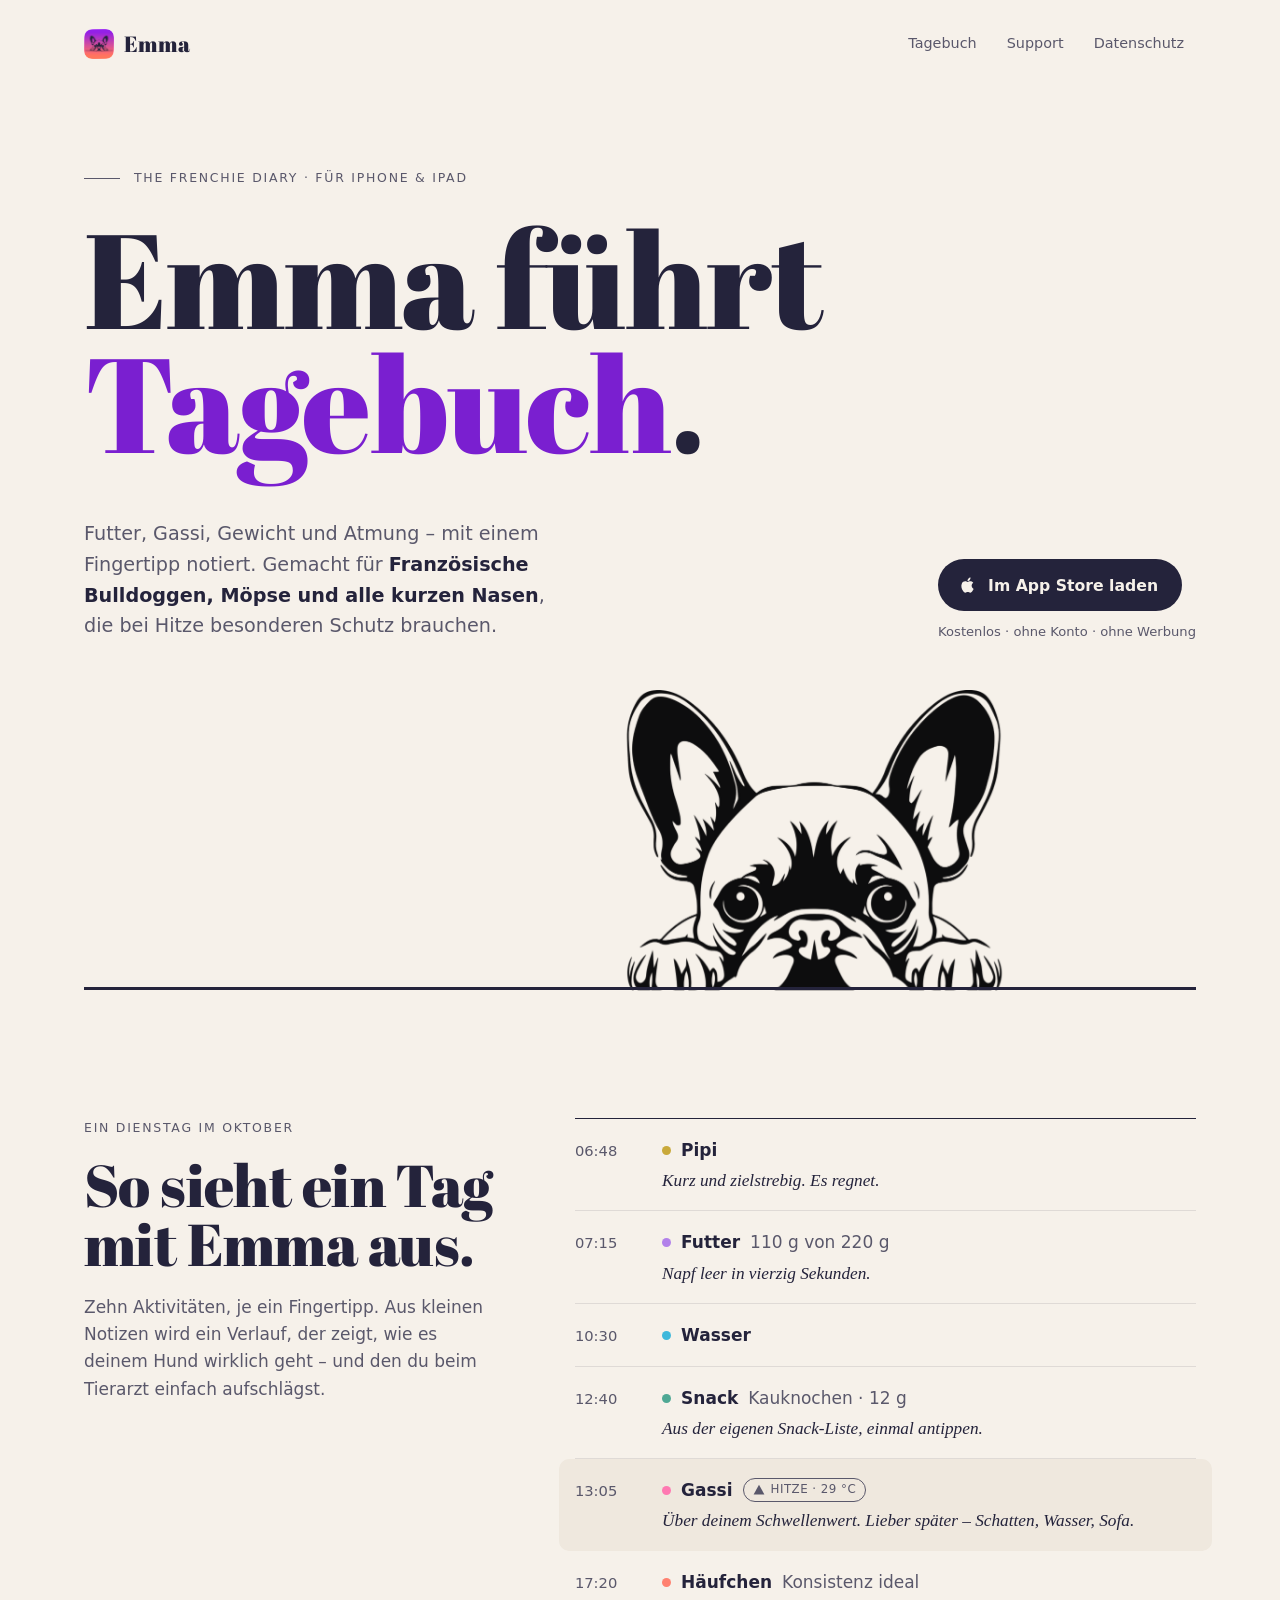
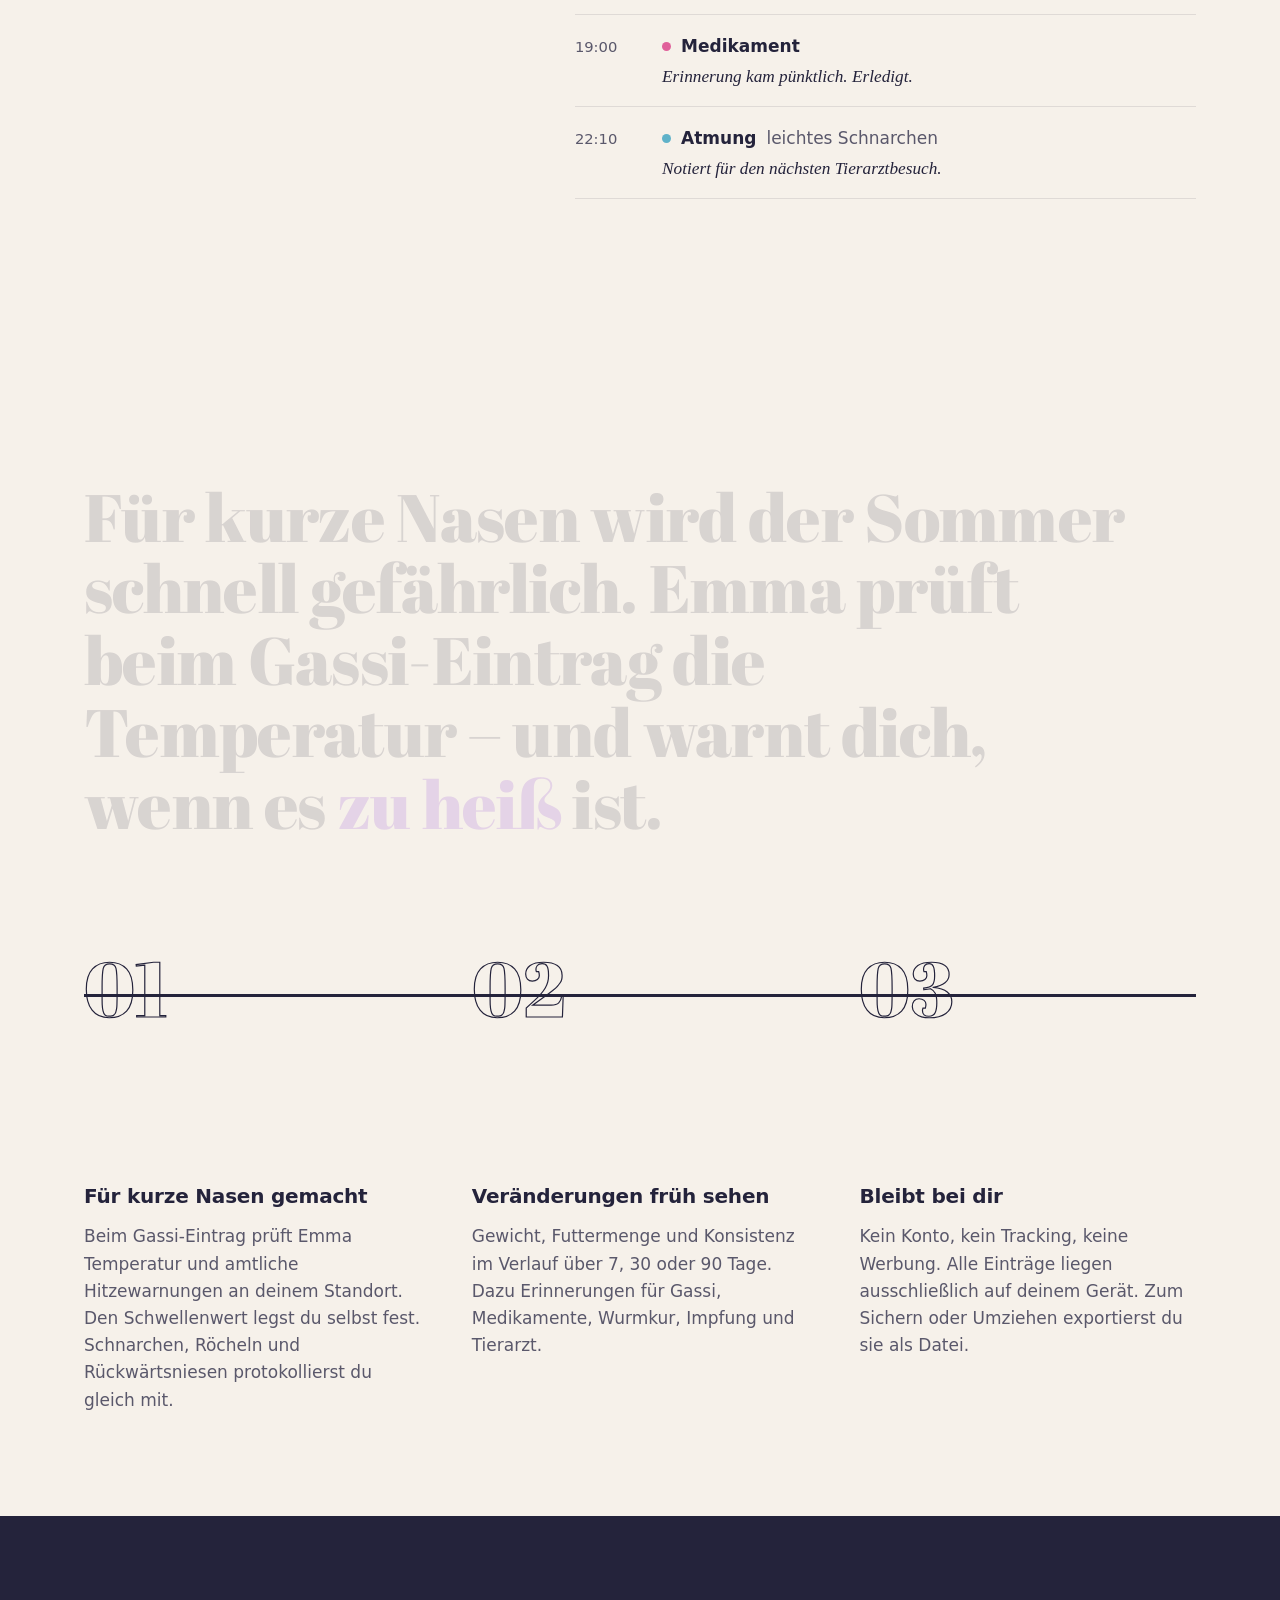
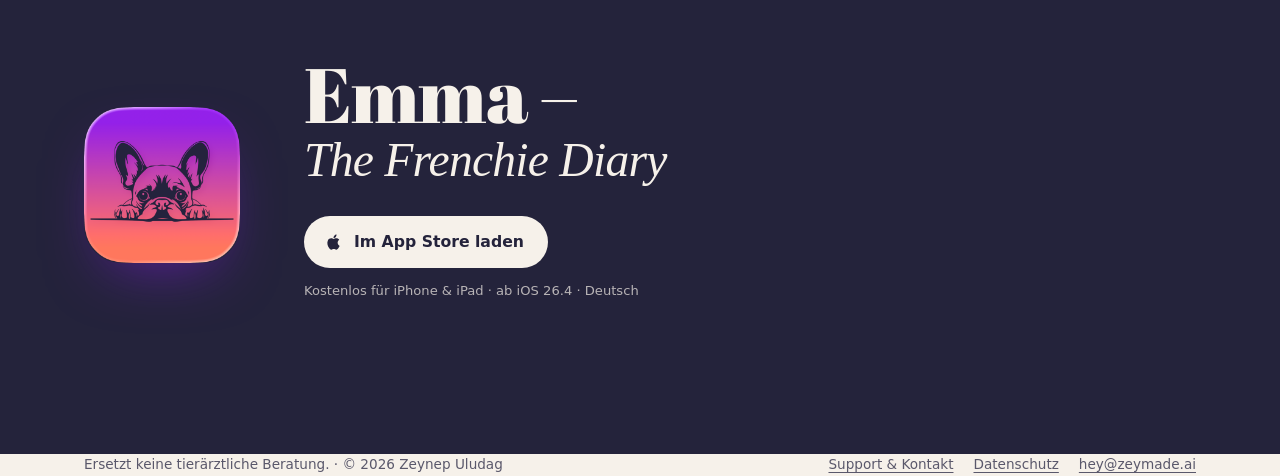
<file: index.html>
<!doctype html>
<html lang="de">
<head>
<meta charset="utf-8">
<meta name="viewport" content="width=device-width, initial-scale=1">
<title>Emma – The Frenchie Diary</title>
<meta name="description" content="Das Hundetagebuch für Französische Bulldoggen, Möpse und alle kurzen Nasen. Futter, Gassi, Gewicht und Atmung notieren – mit Hitze-Warnung. Kein Konto, kein Tracking.">
<meta name="theme-color" content="#f6f1ea" media="(prefers-color-scheme: light)">
<meta name="theme-color" content="#15141f" media="(prefers-color-scheme: dark)">
<link rel="icon" href="assets/icon.png">
<link rel="apple-touch-icon" href="assets/icon.png">
<link rel="preload" href="assets/AbrilFatface-Regular.ttf" as="font" type="font/ttf" crossorigin>
<link rel="stylesheet" href="style.css?v=6">
<script>if (matchMedia("(prefers-reduced-motion: no-preference)").matches) document.documentElement.classList.add("motion")</script>
<script src="main.js?v=1" defer></script>
</head>
<body>
<a class="skip" href="#inhalt">Zum Inhalt</a>

<header class="wrap top">
  <a class="brand" href="./" aria-label="Emma – Startseite"><img src="assets/icon.png" alt="" width="30" height="30">Emma</a>
  <nav aria-label="Hauptnavigation">
    <a class="opt" href="#tagebuch">Tagebuch</a>
    <a href="support.html">Support</a>
    <a href="datenschutz.html">Datenschutz</a>
  </nav>
</header>

<main id="inhalt">
  <section class="wrap hero" aria-labelledby="titel">
    <p class="kicker" data-reveal><span>The Frenchie Diary<span class="wide"> · für iPhone &amp; iPad</span></span></p>
    <h1 id="titel" data-split>Emma führt <span class="hl">Tagebuch</span>.</h1>
    <div class="hero-foot">
      <p class="lede" data-reveal style="--d:450ms">Futter, Gassi, Gewicht und Atmung – mit einem Fingertipp notiert. Gemacht für <strong>Französische Bulldoggen, Möpse und alle kurzen Nasen</strong>, die bei Hitze besonderen Schutz brauchen.</p>
      <div class="cta" data-reveal style="--d:600ms">
        <!-- TODO: App-Store-Link mit echter App-ID ersetzen -->
        <a class="btn" href="https://apps.apple.com/de/app/id0000000000">
          <svg viewBox="0 0 24 24" fill="currentColor" aria-hidden="true"><path d="M16.37 12.74c-.02-2.3 1.88-3.4 1.96-3.46-1.07-1.56-2.73-1.77-3.32-1.8-1.41-.14-2.76.83-3.47.83-.72 0-1.82-.81-3-.79-1.54.02-2.96.9-3.76 2.28-1.6 2.78-.41 6.9 1.15 9.16.76 1.1 1.67 2.34 2.86 2.3 1.15-.05 1.58-.74 2.97-.74 1.38 0 1.78.74 2.99.72 1.24-.02 2.02-1.12 2.77-2.23.87-1.28 1.23-2.52 1.25-2.58-.03-.01-2.39-.92-2.4-3.65zM14.1 5.98c.63-.77 1.06-1.83.94-2.89-.91.04-2.01.61-2.67 1.37-.58.67-1.1 1.76-.96 2.79 1.01.08 2.05-.52 2.69-1.27z"/></svg>
          Im App Store laden
        </a>
        <span class="meta">Kostenlos · ohne Konto · ohne Werbung</span>
      </div>
    </div>
    <div class="peek"><div class="clip"><div class="emma"><img src="assets/emma.png" alt="Zeichnung von Emma, einer Französischen Bulldogge, die über eine Linie schaut" width="1200" height="643"></div></div></div>
  </section>

  <section class="wrap diary" id="tagebuch" aria-labelledby="tag">
    <div class="diary-intro">
      <p class="label" data-reveal>Ein Dienstag im Oktober</p>
      <h2 id="tag" data-split>So sieht ein Tag mit Emma aus.</h2>
      <p data-reveal>Zehn Aktivitäten, je ein Fingertipp. Aus kleinen Notizen wird ein Verlauf, der zeigt, wie es deinem Hund wirklich geht – und den du beim Tierarzt einfach aufschlägst.</p>
    </div>
    <ol class="log">
      <li data-reveal><time>06:48</time><div class="what" style="--c:var(--pee)">Pipi</div><p class="note">Kurz und zielstrebig. Es regnet.</p></li>
      <li data-reveal><time>07:15</time><div class="what" style="--c:var(--food)">Futter <span>110 g von 220 g</span></div><p class="note">Napf leer in vierzig Sekunden.</p></li>
      <li data-reveal><time>10:30</time><div class="what" style="--c:var(--water)">Wasser</div></li>
      <li data-reveal><time>12:40</time><div class="what" style="--c:var(--snack)">Snack <span>Kauknochen · 12 g</span></div><p class="note">Aus der eigenen Snack-Liste, einmal antippen.</p></li>
      <li class="alert" data-reveal><time>13:05</time><div class="what" style="--c:var(--play)">Gassi <span class="flag"><svg viewBox="0 0 12 12" fill="currentColor" aria-hidden="true"><path d="M6 .8 11.4 10.6H.6z"/></svg>Hitze · 29 °C</span></div><p class="note">Über deinem Schwellenwert. Lieber später – Schatten, Wasser, Sofa.</p></li>
      <li data-reveal><time>17:20</time><div class="what" style="--c:var(--poop)">Häufchen <span>Konsistenz ideal</span></div></li>
      <li data-reveal><time>19:00</time><div class="what" style="--c:var(--med)">Medikament</div><p class="note">Erinnerung kam pünktlich. Erledigt.</p></li>
      <li data-reveal><time>22:10</time><div class="what" style="--c:var(--breath)">Atmung <span>leichtes Schnarchen</span></div><p class="note">Notiert für den nächsten Tierarztbesuch.</p></li>
    </ol>
  </section>

  <section class="wrap statement" aria-label="Hitze-Warnung">
    <p data-scrub>Für kurze Nasen wird der Sommer schnell gefährlich. Emma prüft beim Gassi-Eintrag die Temperatur – und warnt dich, wenn es <span class="hl">zu heiß</span> ist.</p>
  </section>

  <section class="wrap points" aria-label="Was Emma ausmacht">
    <article data-reveal>
      <span class="num" aria-hidden="true" data-parallax="-60">01</span>
      <h3>Für kurze Nasen gemacht</h3>
      <p>Beim Gassi-Eintrag prüft Emma Temperatur und amtliche Hitzewarnungen an deinem Standort. Den Schwellenwert legst du selbst fest. Schnarchen, Röcheln und Rückwärtsniesen protokollierst du gleich mit.</p>
    </article>
    <article data-reveal>
      <span class="num" aria-hidden="true" data-parallax="-60">02</span>
      <h3>Veränderungen früh sehen</h3>
      <p>Gewicht, Futtermenge und Konsistenz im Verlauf über 7, 30 oder 90 Tage. Dazu Erinnerungen für Gassi, Medikamente, Wurmkur, Impfung und Tierarzt.</p>
    </article>
    <article data-reveal>
      <span class="num" aria-hidden="true" data-parallax="-60">03</span>
      <h3>Bleibt bei dir</h3>
      <p>Kein Konto, kein Tracking, keine Werbung. Alle Einträge liegen ausschließlich auf deinem Gerät. Zum Sichern oder Umziehen exportierst du sie als Datei.</p>
    </article>
  </section>

  <section class="close" aria-labelledby="schluss">
    <div class="wrap">
      <img data-reveal src="assets/icon.png" alt="App-Icon von Emma" width="156" height="156" loading="lazy">
      <div>
        <h2 id="schluss" data-split>Emma –<em>The Frenchie Diary</em></h2>
        <a class="btn" href="https://apps.apple.com/de/app/id0000000000">
          <svg viewBox="0 0 24 24" fill="currentColor" aria-hidden="true"><path d="M16.37 12.74c-.02-2.3 1.88-3.4 1.96-3.46-1.07-1.56-2.73-1.77-3.32-1.8-1.41-.14-2.76.83-3.47.83-.72 0-1.82-.81-3-.79-1.54.02-2.96.9-3.76 2.28-1.6 2.78-.41 6.9 1.15 9.16.76 1.1 1.67 2.34 2.86 2.3 1.15-.05 1.58-.74 2.97-.74 1.38 0 1.78.74 2.99.72 1.24-.02 2.02-1.12 2.77-2.23.87-1.28 1.23-2.52 1.25-2.58-.03-.01-2.39-.92-2.4-3.65zM14.1 5.98c.63-.77 1.06-1.83.94-2.89-.91.04-2.01.61-2.67 1.37-.58.67-1.1 1.76-.96 2.79 1.01.08 2.05-.52 2.69-1.27z"/></svg>
          Im App Store laden
        </a>
        <p class="meta" data-reveal style="--d:300ms">Kostenlos für iPhone &amp; iPad · ab iOS 26.4 · Deutsch</p>
      </div>
    </div>
  </section>
</main>

<footer class="wrap">
  <p>Ersetzt keine tierärztliche Beratung. · © 2026 Zeynep Uludag</p>
  <nav aria-label="Rechtliches">
    <a href="support.html">Support &amp; Kontakt</a>
    <a href="datenschutz.html">Datenschutz</a>
    <a href="mailto:hey@zeymade.ai">hey@zeymade.ai</a>
  </nav>
</footer>
</body>
</html>
</file>
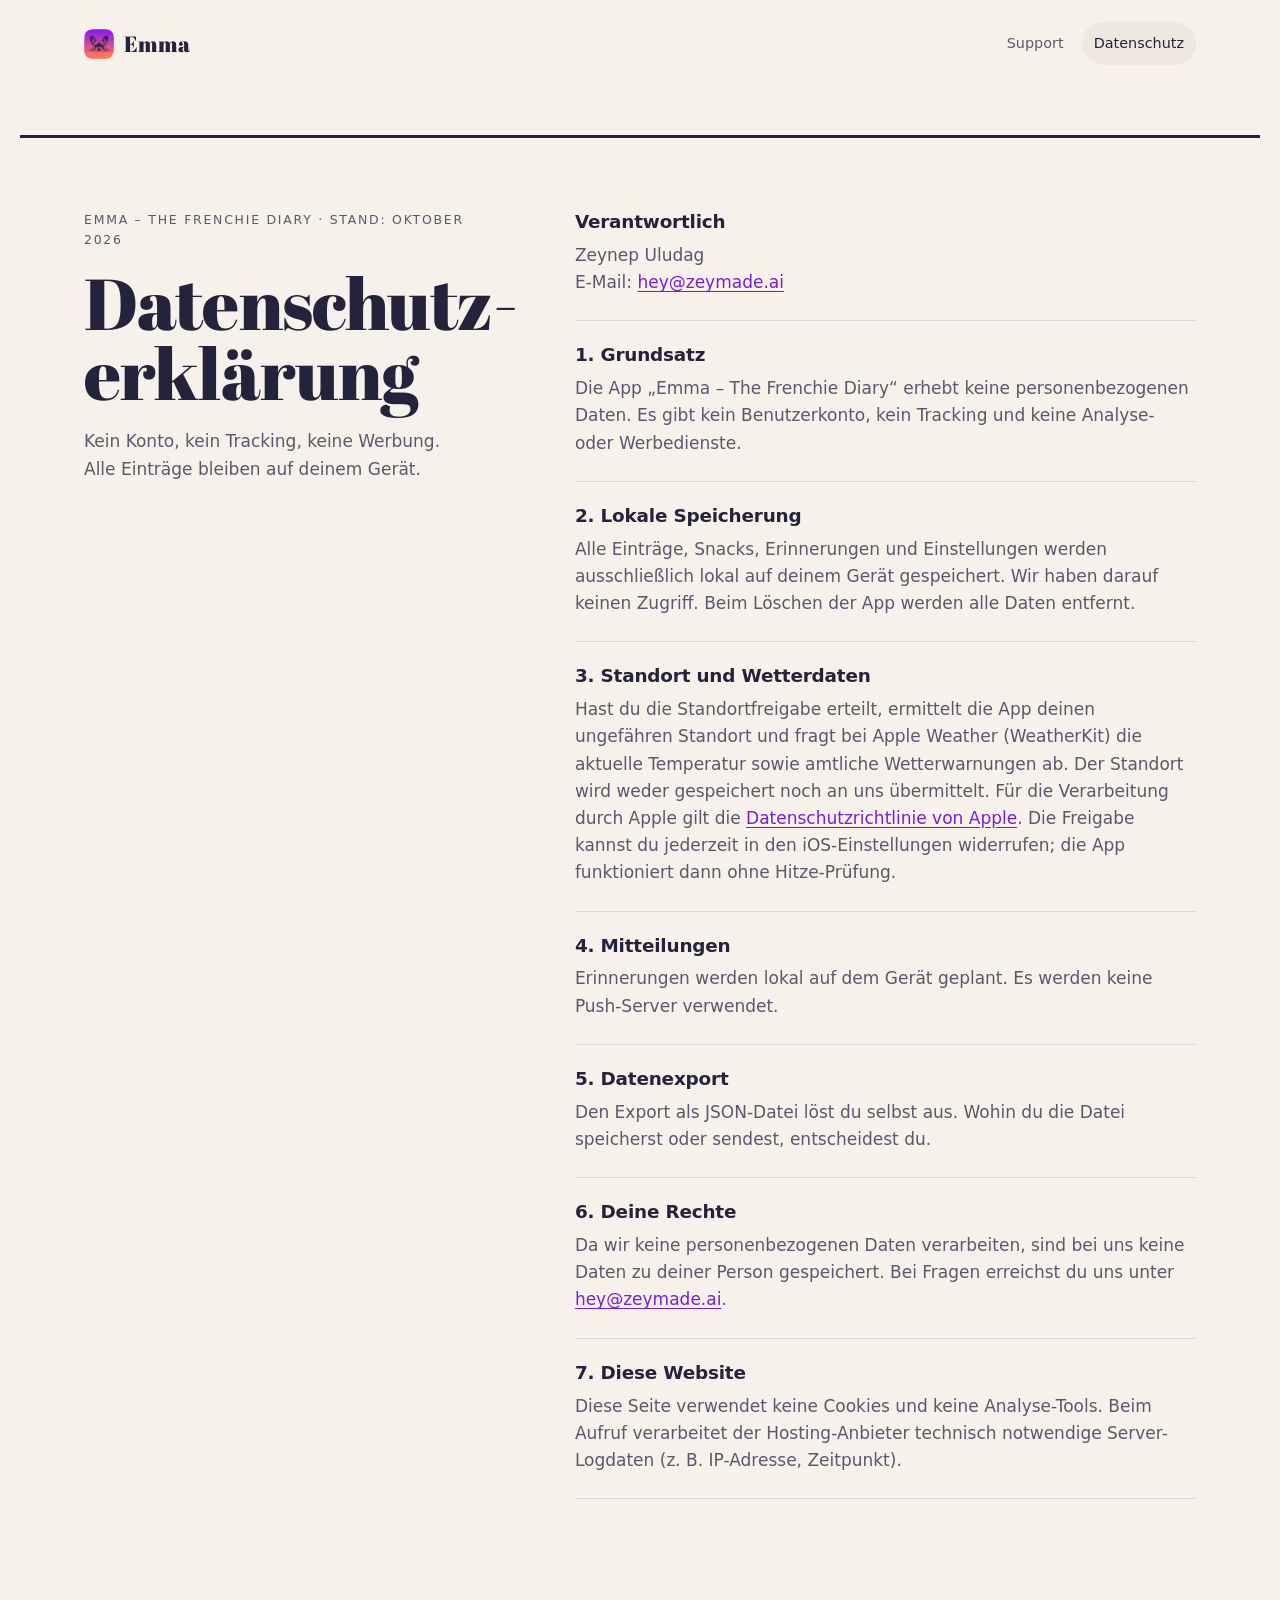
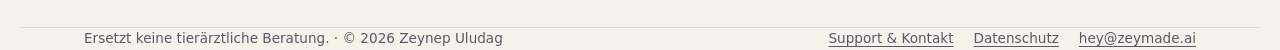
<file: datenschutz.html>
<!doctype html>
<html lang="de">
<head>
<meta charset="utf-8">
<meta name="viewport" content="width=device-width, initial-scale=1">
<title>Datenschutz – Emma – The Frenchie Diary</title>
<meta name="theme-color" content="#f6f1ea" media="(prefers-color-scheme: light)">
<meta name="theme-color" content="#15141f" media="(prefers-color-scheme: dark)">
<link rel="icon" href="assets/icon.png">
<link rel="apple-touch-icon" href="assets/icon.png">
<link rel="stylesheet" href="style.css?v=6">
<script>if (matchMedia("(prefers-reduced-motion: no-preference)").matches) document.documentElement.classList.add("motion")</script>
<script src="main.js?v=1" defer></script>
</head>
<body>
<a class="skip" href="#inhalt">Zum Inhalt</a>

<header class="wrap top">
  <a class="brand" href="./" aria-label="Emma – Startseite"><img src="assets/icon.png" alt="" width="30" height="30">Emma</a>
  <nav aria-label="Hauptnavigation">
    <a href="support.html">Support</a>
    <a href="datenschutz.html" aria-current="page">Datenschutz</a>
  </nav>
</header>

<main id="inhalt" class="wrap doc">
  <div class="doc-intro">
    <p class="label">Emma – The Frenchie Diary · Stand: Oktober 2026</p>
    <h1 data-split>Datenschutz&shy;erklärung</h1>
    <p>Kein Konto, kein Tracking, keine Werbung. Alle Einträge bleiben auf deinem Gerät.</p>
  </div>
  <div class="doc-body" data-reveal style="--d:300ms">
    <section>
      <h3>Verantwortlich</h3>
      <p>Zeynep Uludag<br>E-Mail: <a href="mailto:hey@zeymade.ai">hey@zeymade.ai</a></p>
    </section>
    <section>
      <h3>1. Grundsatz</h3>
      <p>Die App „Emma – The Frenchie Diary“ erhebt keine personenbezogenen Daten. Es gibt kein Benutzerkonto, kein Tracking und keine Analyse- oder Werbedienste.</p>
    </section>
    <section>
      <h3>2. Lokale Speicherung</h3>
      <p>Alle Einträge, Snacks, Erinnerungen und Einstellungen werden ausschließlich lokal auf deinem Gerät gespeichert. Wir haben darauf keinen Zugriff. Beim Löschen der App werden alle Daten entfernt.</p>
    </section>
    <section>
      <h3>3. Standort und Wetterdaten</h3>
      <p>Hast du die Standortfreigabe erteilt, ermittelt die App deinen ungefähren Standort und fragt bei Apple Weather (WeatherKit) die aktuelle Temperatur sowie amtliche Wetterwarnungen ab. Der Standort wird weder gespeichert noch an uns übermittelt. Für die Verarbeitung durch Apple gilt die <a href="https://www.apple.com/de/legal/privacy/">Datenschutzrichtlinie von Apple</a>. Die Freigabe kannst du jederzeit in den iOS-Einstellungen widerrufen; die App funktioniert dann ohne Hitze-Prüfung.</p>
    </section>
    <section>
      <h3>4. Mitteilungen</h3>
      <p>Erinnerungen werden lokal auf dem Gerät geplant. Es werden keine Push-Server verwendet.</p>
    </section>
    <section>
      <h3>5. Datenexport</h3>
      <p>Den Export als JSON-Datei löst du selbst aus. Wohin du die Datei speicherst oder sendest, entscheidest du.</p>
    </section>
    <section>
      <h3>6. Deine Rechte</h3>
      <p>Da wir keine personenbezogenen Daten verarbeiten, sind bei uns keine Daten zu deiner Person gespeichert. Bei Fragen erreichst du uns unter <a href="mailto:hey@zeymade.ai">hey@zeymade.ai</a>.</p>
    </section>
    <section>
      <h3>7. Diese Website</h3>
      <p>Diese Seite verwendet keine Cookies und keine Analyse-Tools. Beim Aufruf verarbeitet der Hosting-Anbieter technisch notwendige Server-Logdaten (z. B. IP-Adresse, Zeitpunkt).</p>
    </section>
  </div>
</main>

<footer class="wrap">
  <p>Ersetzt keine tierärztliche Beratung. · © 2026 Zeynep Uludag</p>
  <nav aria-label="Rechtliches">
    <a href="support.html">Support &amp; Kontakt</a>
    <a href="datenschutz.html">Datenschutz</a>
    <a href="mailto:hey@zeymade.ai">hey@zeymade.ai</a>
  </nav>
</footer>
</body>
</html>
</file>
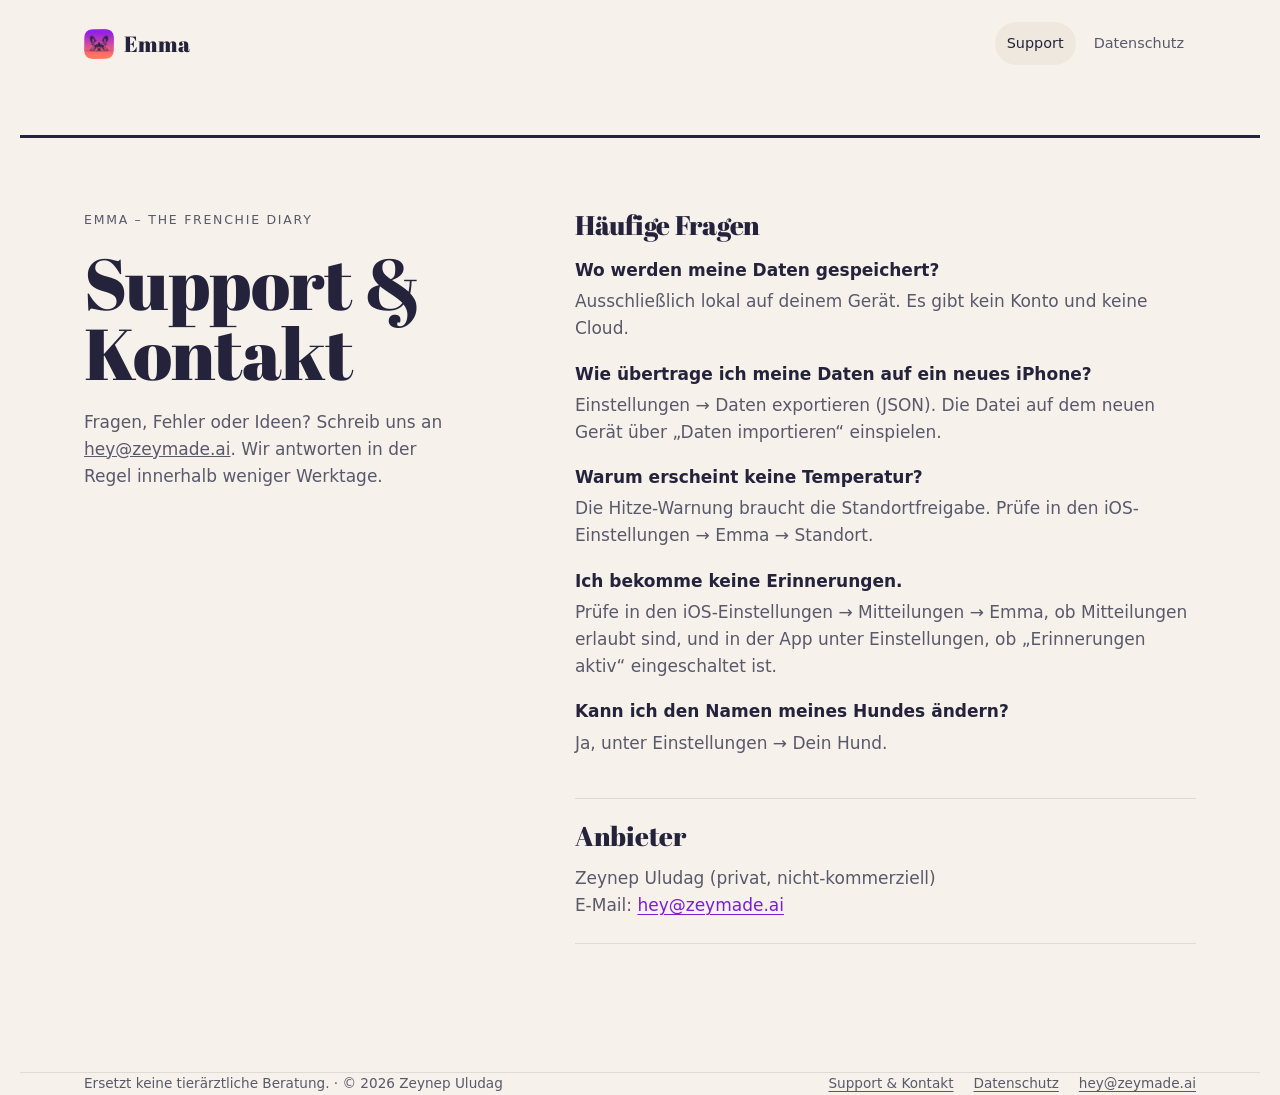
<file: support.html>
<!doctype html>
<html lang="de">
<head>
<meta charset="utf-8">
<meta name="viewport" content="width=device-width, initial-scale=1">
<title>Support – Emma – The Frenchie Diary</title>
<meta name="theme-color" content="#f6f1ea" media="(prefers-color-scheme: light)">
<meta name="theme-color" content="#15141f" media="(prefers-color-scheme: dark)">
<link rel="icon" href="assets/icon.png">
<link rel="apple-touch-icon" href="assets/icon.png">
<link rel="stylesheet" href="style.css?v=6">
<script>if (matchMedia("(prefers-reduced-motion: no-preference)").matches) document.documentElement.classList.add("motion")</script>
<script src="main.js?v=1" defer></script>
</head>
<body>
<a class="skip" href="#inhalt">Zum Inhalt</a>

<header class="wrap top">
  <a class="brand" href="./" aria-label="Emma – Startseite"><img src="assets/icon.png" alt="" width="30" height="30">Emma</a>
  <nav aria-label="Hauptnavigation">
    <a href="support.html" aria-current="page">Support</a>
    <a href="datenschutz.html">Datenschutz</a>
  </nav>
</header>

<main id="inhalt" class="wrap doc">
  <div class="doc-intro">
    <p class="label">Emma – The Frenchie Diary</p>
    <h1 data-split>Support &amp; Kontakt</h1>
    <p>Fragen, Fehler oder Ideen? Schreib uns an <a href="mailto:hey@zeymade.ai">hey@zeymade.ai</a>. Wir antworten in der Regel innerhalb weniger Werktage.</p>
  </div>
  <div class="doc-body" data-reveal style="--d:300ms">
    <section>
      <h2>Häufige Fragen</h2>
      <dl class="faq">
        <dt>Wo werden meine Daten gespeichert?</dt>
        <dd>Ausschließlich lokal auf deinem Gerät. Es gibt kein Konto und keine Cloud.</dd>
        <dt>Wie übertrage ich meine Daten auf ein neues iPhone?</dt>
        <dd>Einstellungen → Daten exportieren (JSON). Die Datei auf dem neuen Gerät über „Daten importieren“ einspielen.</dd>
        <dt>Warum erscheint keine Temperatur?</dt>
        <dd>Die Hitze-Warnung braucht die Standortfreigabe. Prüfe in den iOS-Einstellungen → Emma → Standort.</dd>
        <dt>Ich bekomme keine Erinnerungen.</dt>
        <dd>Prüfe in den iOS-Einstellungen → Mitteilungen → Emma, ob Mitteilungen erlaubt sind, und in der App unter Einstellungen, ob „Erinnerungen aktiv“ eingeschaltet ist.</dd>
        <dt>Kann ich den Namen meines Hundes ändern?</dt>
        <dd>Ja, unter Einstellungen → Dein Hund.</dd>
      </dl>
    </section>
    <section>
      <h2>Anbieter</h2>
      <p>Zeynep Uludag (privat, nicht-kommerziell)<br>E-Mail: <a href="mailto:hey@zeymade.ai">hey@zeymade.ai</a></p>
    </section>
  </div>
</main>

<footer class="wrap">
  <p>Ersetzt keine tierärztliche Beratung. · © 2026 Zeynep Uludag</p>
  <nav aria-label="Rechtliches">
    <a href="support.html">Support &amp; Kontakt</a>
    <a href="datenschutz.html">Datenschutz</a>
    <a href="mailto:hey@zeymade.ai">hey@zeymade.ai</a>
  </nav>
</footer>
</body>
</html>
</file>
<file: style.css>
@font-face { font-family: "Abril Fatface"; src: url(assets/AbrilFatface-Regular.ttf) format("truetype"); font-display: swap; }

:root {
  --paper: #f6f1ea; --paper-2: #efe8de; --ink: #24233b; --ink-2: #5a586b; --rule: #24233b;
  --violet: #7a1fd0; --coral: #c8452c; --line: rgba(36,35,59,.11);
  --pee: #c9a93a; --poop: #ff8170; --water: #3fb8db; --food: #b281ea; --snack: #4fa894; --play: #ff79b2; --med: #e0609a; --breath: #5fb2c9;
  --display: "Abril Fatface", "Didot", "Bodoni 72", serif;
  --serif: ui-serif, "New York", "Iowan Old Style", Georgia, serif;
  --sans: -apple-system, BlinkMacSystemFont, "SF Pro Text", system-ui, "Segoe UI", sans-serif;
  --gutter: clamp(20px, 5vw, 64px);
}
@media (prefers-color-scheme: dark) {
  :root {
    --paper: #15141f; --paper-2: #1c1b28; --ink: #f3eee6; --ink-2: #a9a5b4; --rule: #f3eee6;
    --violet: #c9a2ff; --coral: #ff9a85; --line: rgba(243,238,230,.09); --pee: #e3cd78;
  }
}

*, *::before, *::after { box-sizing: border-box; }
html { -webkit-text-size-adjust: 100%; }
body { margin: 0; background: var(--paper); color: var(--ink); font: 17px/1.6 var(--sans); -webkit-font-smoothing: antialiased; }
a { color: inherit; }
:focus-visible { outline: 2px solid var(--violet); outline-offset: 3px; border-radius: 4px; }
.wrap { max-width: 1240px; margin: 0 auto; padding: 0 var(--gutter); }
.skip { position: absolute; left: -999px; } .skip:focus { left: 16px; top: 16px; background: var(--ink); color: var(--paper); padding: 8px 12px; z-index: 10; }
.label, .kicker { font-size: .78rem; letter-spacing: .14em; text-transform: uppercase; color: var(--ink-2); margin: 0 0 18px; }
h2 { margin: 0; font: 400 clamp(2.2rem, 4.6vw, 3.8rem)/1 var(--display); letter-spacing: -.01em; }

/* ── Kopf ─────────────────────────────── */
.top { display: flex; align-items: center; justify-content: space-between; padding-block: 22px; }
.brand { display: flex; align-items: center; gap: 10px; text-decoration: none; font: 1.35rem/1 var(--display); }
.brand img { width: 30px; height: 30px; border-radius: 8px; }
.top nav { display: flex; gap: 6px; font-size: .9rem; }
.top nav a { text-decoration: none; padding: 10px 12px; border-radius: 999px; color: var(--ink-2); transition: color .2s, background-color .2s; }
.top nav a:hover, .top nav a[aria-current] { color: var(--ink); background: var(--paper-2); }

/* ── Hero ─────────────────────────────── */
.hero { padding-top: clamp(40px, 9vh, 120px); }
.kicker { display: flex; gap: 14px; align-items: center; margin-bottom: 28px; }
.kicker::before { content: ""; width: 36px; height: 1px; background: currentColor; }
h1 { margin: 0; font: 400 clamp(3.3rem, 10.5vw, 9.6rem)/.92 var(--display); letter-spacing: -.012em; }
h1 .hl { color: var(--violet); }
h1 em { display: block; font: italic 400 .62em/1.05 var(--serif); letter-spacing: -.02em; color: var(--violet); margin-top: .18em; }
.hero-foot { display: grid; grid-template-columns: minmax(0, 30rem) auto; justify-content: space-between; align-items: end; gap: 32px; margin-top: clamp(32px, 5vw, 56px); }
.lede { margin: 0; font-size: clamp(1.05rem, 1.6vw, 1.2rem); color: var(--ink-2); }
.lede strong { color: var(--ink); font-weight: 600; }
.cta { display: flex; flex-direction: column; align-items: flex-start; gap: 10px; }
.btn { display: inline-flex; align-items: center; gap: 10px; min-height: 52px; padding: 0 24px 0 20px; border-radius: 999px; background: var(--ink); color: var(--paper); text-decoration: none; font-weight: 600; font-size: .98rem; transition: transform .2s cubic-bezier(.2,.8,.2,1), background-color .2s, opacity .2s; touch-action: manipulation; }
.btn:hover { background: var(--violet); }
.btn:active { transform: scale(.97); }
.btn svg { width: 20px; height: 20px; flex: none; }
.meta { font-size: .82rem; color: var(--ink-2); }

/* Emma schaut über die Linie – nur unten beschnitten, damit die Ohren beim Überschwingen frei bleiben */
.peek { position: relative; margin-top: clamp(24px, 4vw, 48px); }
.peek .clip { width: min(560px, 82vw); margin-left: auto; margin-right: clamp(0px, 8vw, 120px); clip-path: inset(-50% -10% 0 -10%); }
.emma { transform-origin: 50% 100%; will-change: transform; }
.peek img { display: block; width: 100%; height: auto; }
@media (prefers-color-scheme: dark) { .peek img { filter: drop-shadow(0 0 1.5px #f3eee6) drop-shadow(0 0 .5px #f3eee6); } }
.peek::after { content: ""; position: absolute; left: 0; right: 0; bottom: 0; height: 3px; background: var(--rule); transform-origin: 0 50%; }

/* ── Tagebuch ─────────────────────────── */
.diary, .doc { padding-block: clamp(64px, 10vw, 128px); display: grid; grid-template-columns: minmax(0, 1fr) minmax(0, 1.5fr); gap: clamp(32px, 6vw, 96px); }
.diary-intro p:not(.label) { color: var(--ink-2); max-width: 26rem; margin: 20px 0 0; }
.diary-intro { position: sticky; top: 32px; align-self: start; }

.log { list-style: none; margin: 0; padding: 0; border-top: 1px solid var(--rule); }
.log li { display: grid; grid-template-columns: 4.2rem 1fr; gap: 4px 20px; padding: 18px 0 17px; border-bottom: 1px solid var(--line); }
.log time { font-variant-numeric: tabular-nums; font-size: .92rem; color: var(--ink-2); padding-top: 2px; }
.what { display: flex; align-items: baseline; gap: 10px; flex-wrap: wrap; font-weight: 600; }
.what::before { content: ""; width: 9px; height: 9px; border-radius: 50%; background: var(--c); flex: none; transform: translateY(-1px); }
.what span { font-weight: 400; color: var(--ink-2); }
.note { grid-column: 2; margin: 0; font: italic 1.08rem/1.45 var(--serif); color: var(--ink); }
.log .alert { background: var(--paper-2); margin-inline: -16px; padding-inline: 16px; border-radius: 10px; border-bottom-color: transparent; }
.flag { display: inline-flex; align-items: center; gap: 6px; font: 600 .74rem/1 var(--sans); letter-spacing: .04em; text-transform: uppercase; color: var(--coral); border: 1px solid currentColor; border-radius: 999px; padding: 5px 9px; }
.flag svg { width: 12px; height: 12px; }

/* ── Grundsätze ───────────────────────── */
.points { border-top: 3px solid var(--rule); padding-block: clamp(56px, 8vw, 104px); display: grid; grid-template-columns: repeat(3, minmax(0, 1fr)); gap: clamp(32px, 4vw, 56px); }
.points article { display: grid; grid-template-rows: auto auto 1fr; gap: 14px; }
.num { font: 400 clamp(3.4rem, 6vw, 5rem)/.8 var(--display); color: transparent; -webkit-text-stroke: 1.2px var(--ink); }
h3 { margin: 10px 0 0; font: 600 1.25rem/1.25 var(--sans); letter-spacing: -.01em; }
.points p { margin: 0; color: var(--ink-2); }

/* ── Schluss ──────────────────────────── */
.close { background: var(--ink); color: var(--paper); }
.close .wrap { padding-block: clamp(72px, 11vw, 140px); display: grid; grid-template-columns: auto minmax(0, 1fr); gap: clamp(28px, 5vw, 64px); align-items: center; }
.close img { width: clamp(96px, 13vw, 156px); height: auto; border-radius: 24%; box-shadow: 0 24px 60px -24px rgba(122,31,208,.7); }
.close h2 { font-size: clamp(2.4rem, 6vw, 5.2rem); }
.close h2 em { display: block; font: italic 400 .62em/1.15 var(--serif); }
.close .btn { background: var(--paper); color: var(--ink); margin-top: 28px; }
.close .btn:hover { background: var(--paper); opacity: .88; }
.close .meta { color: color-mix(in srgb, var(--paper) 70%, transparent); margin-top: 12px; }

/* ── Statement ────────────────────────── */
.statement { padding-block: clamp(72px, 12vw, 160px); }
.statement p { margin: 0; max-width: 16em; font: 400 clamp(2rem, 5.2vw, 4.4rem)/1.08 var(--display); letter-spacing: -.01em; }
.statement .hl { color: var(--violet); }
.sw { transition: opacity .25s linear; }

/* ── Unterseiten ──────────────────────── */
.doc { border-top: 3px solid var(--rule); margin-top: clamp(24px, 4vw, 48px); padding-top: clamp(40px, 6vw, 72px); }
.doc h1 { font-size: clamp(2.6rem, 5.6vw, 4.6rem); line-height: .98; }
.doc-intro { position: sticky; top: 32px; align-self: start; }
.doc-intro p:not(.label) { color: var(--ink-2); max-width: 24rem; margin: 20px 0 0; }
.doc-body { max-width: 40rem; }
.doc-body section { padding: 22px 0 24px; border-bottom: 1px solid var(--line); }
.doc-body section:first-child { padding-top: 0; }
.doc-body h2, .doc-body h3 { font: 600 1.15rem/1.3 var(--sans); letter-spacing: -.01em; margin: 0 0 8px; }
.doc-body h2 { font: 400 1.7rem/1.1 var(--display); margin-bottom: 14px; }
.doc-body p { margin: 0 0 12px; color: var(--ink-2); }
.doc-body p:last-child { margin-bottom: 0; }
.doc-body a { color: var(--violet); text-underline-offset: 3px; }
.faq dt { font-weight: 600; margin-top: 18px; }
.faq dt:first-child { margin-top: 0; }
.faq dd { margin: 4px 0 0; color: var(--ink-2); }

footer { padding-block: 40px 56px; font-size: .85rem; color: var(--ink-2); display: flex; flex-wrap: wrap; gap: 12px 32px; justify-content: space-between; }
footer nav { display: flex; gap: 20px; flex-wrap: wrap; }
footer a { text-underline-offset: 3px; }
footer p { margin: 0; }
.doc + footer { border-top: 1px solid var(--line); }

/* ── Bewegung (nur mit .motion, gesetzt ohne „Bewegung reduzieren“) ── */
@view-transition { navigation: auto; }
::view-transition-old(root) { animation: .35s cubic-bezier(.55,.055,.675,.19) both vt-out; }
::view-transition-new(root) { animation: .6s cubic-bezier(.215,.61,.355,1) both vt-in; }
@keyframes vt-out { to { opacity: 0; transform: translateY(-24px); } }
@keyframes vt-in { from { opacity: 0; transform: translateY(32px); } }
@media (prefers-reduced-motion: reduce) { ::view-transition-old(root), ::view-transition-new(root) { animation: none; } }

.motion { --ease-out: cubic-bezier(.215,.61,.355,1); --ease-io: cubic-bezier(.65,0,.35,1); }
/* Wörter gleiten aus einer Maske */
/* Maske großzügig: Abril-Unterlängen (g, ß) reichen ~0,3em unter die Grundlinie, Umlaute über die Zeilenhöhe */
.motion [data-split] .w { display: inline-block; overflow: hidden; vertical-align: top; padding: .12em .08em .34em; margin: -.12em -.08em -.34em; }
.motion [data-split] .w > span { display: inline-block; transform: translateY(150%); transition: transform 1.05s var(--ease-out) calc(var(--d, 0ms) + var(--wi) * 70ms); }
.motion [data-split].is-in .w > span { transform: none; }
/* Blöcke blenden von unten ein */
.motion [data-reveal] { opacity: 0; transform: translateY(28px); transition: opacity .6s linear var(--d, 0ms), transform 1s var(--ease-out) var(--d, 0ms); }
.motion [data-reveal].is-in { opacity: 1; transform: none; }
/* Tagebuch: der Farbpunkt setzt sich wie ein Stempel */
.motion .log li[data-reveal] .what::before { scale: 0; transition: scale .5s cubic-bezier(.34,1.8,.64,1) calc(var(--d, 0ms) + 250ms); }
.motion .log li.is-in .what::before { scale: 1; }
/* Linien zeichnen sich */
.motion .kicker::before { transform: scaleX(0); transform-origin: 0 50%; transition: transform .9s var(--ease-io) .1s; }
.motion .kicker.is-in::before { transform: none; }
.motion .peek::after { transform: scaleX(0); transition: transform 1.2s var(--ease-io) .5s; }
.motion .peek.is-in::after { transform: none; }
.motion .points { border-top-color: transparent; position: relative; }
.motion .points::before { content: ""; position: absolute; left: var(--gutter); right: var(--gutter); top: -3px; height: 3px; background: var(--rule); transform: scaleX(0); transform-origin: 0 50%; transition: transform 1.2s var(--ease-io); }
.motion .points.is-in::before { transform: none; }
/* Emma schaut erst, wenn die Linie steht */
.motion .peek img { transform: translateY(101%); transition: transform 1.1s cubic-bezier(.22,1.2,.36,1) 1.3s; }
.motion .peek.is-in img { transform: none; }
.motion .close img[data-reveal] { transform: translateY(28px) scale(.86) rotate(-6deg); }
.motion .close img[data-reveal].is-in { transform: none; }

/* Buttons: Farbe läuft von links ein, Magnet-Effekt per JS */
.btn { position: relative; overflow: hidden; isolation: isolate; transition: transform .2s cubic-bezier(.2,.8,.2,1), translate .5s cubic-bezier(.2,.8,.2,1), color .3s, opacity .2s; }
.btn::before { content: ""; position: absolute; inset: 0; z-index: -1; background: var(--violet); transform: scaleX(0); transform-origin: 100% 50%; transition: transform .5s var(--ease-io, cubic-bezier(.65,0,.35,1)); }
.btn:hover { background: var(--ink); color: var(--paper); }
.btn:hover::before { transform: none; transform-origin: 0 50%; }
.close .btn:hover { background: var(--paper); opacity: 1; }

/* Eigener Cursor (nur Maus) */
.has-cursor, .has-cursor a, .has-cursor button { cursor: none; }
.cursor { position: fixed; left: 0; top: 0; z-index: 100; width: 12px; height: 12px; margin: -6px 0 0 -6px; pointer-events: none; }
.cursor::before { content: ""; position: absolute; inset: 0; border-radius: 50%; background: var(--violet); transition: scale .35s cubic-bezier(.34,1.56,.64,1), opacity .2s; }
.cursor.is-link::before { scale: 4.5; opacity: .22; }

/* ── Responsiv ────────────────────────── */
@media (max-width: 860px) {
  .hero-foot, .diary, .doc, .points { grid-template-columns: minmax(0, 1fr); }
  .diary-intro, .doc-intro { position: static; }
  .points article { grid-template-rows: none; }
  .peek .clip { margin-right: auto; }
}
@media (max-width: 560px) {
  .top nav a.opt, .kicker .wide { display: none; }
  .top nav { gap: 0; margin-right: -8px; } .top nav a { padding: 12px 8px; }
  .close .wrap { grid-template-columns: minmax(0, 1fr); }
  .log li { grid-template-columns: 3.4rem 1fr; gap: 4px 12px; }
  .log .alert { margin-inline: -12px; padding-inline: 12px; }
}
</file>
